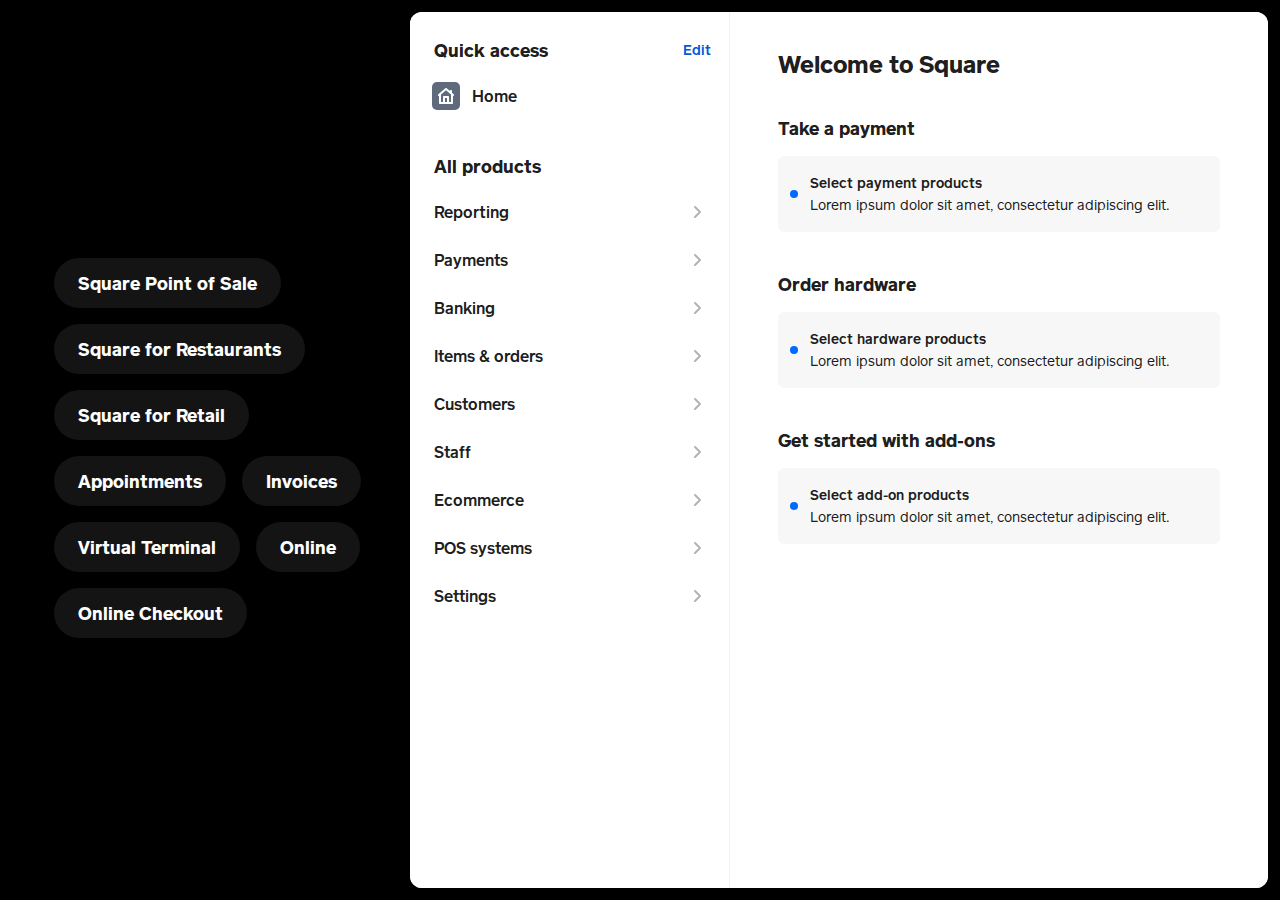
<file: multi-product-nav/index.html>
<!DOCTYPE html PUBLIC "-//W3C//DTD XHTML 1.0 Strict//EN"
"http://www.w3.org/TR/xhtml1/DTD/xhtml1-strict.dtd">
<html id="pulse" xmlns="http://www.w3.org/1999/xhtml" xml:lang="en" lang="en">
<head>
	<title>Square Dashboard</title>
	<meta http-equiv="description" content="page description" />
	<meta http-equiv="content-type" content="text/html; charset=utf-8" />
	<meta name="viewport" content="width=device-width, initial-scale=1.0">
	<link rel="stylesheet" href="reset.css">
	<link rel="stylesheet" href="style.css">
	<script src="jquery-3.3.1.min.js"></script>
	<script src="jquery-ui.min.js"></script>
	<script src="script.js"></script>
</head>

<body>
	<div class="left">
		<div class="payment-product-list">
			<ul>
				<li><h3>Square Point of Sale</h3></li>
				<li><h3 class="square-for-restaurants">Square for Restaurants</h3></li>
				<li><h3 class="square-for-retail">Square for Retail</h3></li>
				<li><h3>Appointments</h3></li>
				<li><h3>Invoices</h3></li>
				<li><h3>Virtual Terminal</h3></li>
				<li><h3>Online</h3></li>
				<li><h3>Online Checkout</h3></li>
			</ul>
		</div>
	</div>

	<div class="right">
		<div class="container">
			<div class="app-menu">
				<section class="my-products">
					<div class="subheader">
						<h3>Quick access</h3>
						<button class="small tertiary">Edit</button>
					</div>
					<ul>
						<li class="home"><div class="product-icon" style="background-image: url('assets/product-icons/Home.svg')"></div><p class="emphasis-30">Home</p></li>
					</ul>
				</section>
				<section class="all-products">
					<div class="subheader">
						<h3>All products</h3>
					</div>
					<ul>
						<li><p class="emphasis-30">Reporting</p></li>
						<li><p class="emphasis-30">Payments</p></li>
						<li><p class="emphasis-30">Banking</p></li>
						<li><p class="emphasis-30">Items & orders</p></li>
						<li><p class="emphasis-30">Customers</p></li>
						<li><p class="emphasis-30">Staff</p></li>
						<li><p class="emphasis-30">Ecommerce</p></li>
						<li><p class="emphasis-30">POS systems</p></li>
						<li><p class="emphasis-30">Settings</p></li>
					</ul>
				</section>
			</div>
			<div class="setup-guide">
				<h2>Welcome to Square</h2>
				<section>
					<div class="subheader">
						<h3>Take a payment</h3>
					</div>
					<div id="download-SPOS" class="step hidden new">
						<p class="emphasis-20">Download the Square POS app</p>
						<p class="paragraph-20">Lorem ipsum dolor sit amet, consectetur adipiscing elit.</p>
					</div>
					<div id="download-RST" class="step hidden new">
						<p class="emphasis-20">Download the Square for Restaurants POS app</p>
						<p class="paragraph-20">Lorem ipsum dolor sit amet, consectetur adipiscing elit.</p>
					</div>
					<div id="download-RTL" class="step hidden new">
						<p class="emphasis-20">Download the Square for Retail POS app</p>
						<p class="paragraph-20">Lorem ipsum dolor sit amet, consectetur adipiscing elit.</p>
					</div>
					<div id="schedule-appointment" class="step hidden new">
						<p class="emphasis-20">Schedule an appointment</p>
						<p class="paragraph-20">Lorem ipsum dolor sit amet, consectetur adipiscing elit.</p>
					</div>
					<div id="create-invoice" class="step hidden new">
						<p class="emphasis-20">Send an invoice</p>
						<p class="paragraph-20">Lorem ipsum dolor sit amet, consectetur adipiscing elit.</p>
					</div>
					<div id="send-vt-payment" class="step hidden new">
						<p class="emphasis-20">Take a payment with Virtual Terminal</p>
						<p class="paragraph-20">Lorem ipsum dolor sit amet, consectetur adipiscing elit.</p>
					</div>
					<div id="create-website" class="step hidden new">
						<p class="emphasis-20">Start building an ordering page</p>
						<p class="paragraph-20">Lorem ipsum dolor sit amet, consectetur adipiscing elit.</p>
					</div>
					<div id="create-checkout-link" class="step hidden new">
						<p class="emphasis-20">Create a checkout link</p>
						<p class="paragraph-20">Lorem ipsum dolor sit amet, consectetur adipiscing elit.</p>
					</div>
					<div id="select-payment-products" class="step">
						<p class="emphasis-20">Select payment products</p>
						<p class="paragraph-20">Lorem ipsum dolor sit amet, consectetur adipiscing elit.</p>
					</div>
				</section>
				<section>
					<div class="subheader">
						<h3>Order hardware</h3>
					</div>
					<div class="step">
						<p class="emphasis-20">Select hardware products</p>
						<p class="paragraph-20">Lorem ipsum dolor sit amet, consectetur adipiscing elit. </p>
					</div>
				</section>
				<section>
					<div class="subheader">
						<h3>Get started with add-ons</h3>
					</div>
					<div id="get-started-with-addons" class="step">
						<p class="emphasis-20">Select add-on products</p>
						<p class="paragraph-20">Lorem ipsum dolor sit amet, consectetur adipiscing elit. </p>
					</div>
					<div id="choose-team-plan" class="step hidden">
						<p class="emphasis-20">Choose a plan for Team</p>
						<p class="paragraph-20">Lorem ipsum dolor sit amet, consectetur adipiscing elit. </p>
					</div>
				</section>
			</div>
		</div>
	</div>

	<div class="clear"></div>

	<div class="take-payment hidden">
		<h3>Take a payment</h3>
		<div class="arrow"></div>
	</div>

</body>

</html>
</file>
<file: multi-product-nav/style.css>
*{
	box-sizing: border-box;
	-webkit-box-sizing: border-box;
	-moz-box-sizing: border-box;
	font-smoothing: antialiased;
	-webkit-font-smoothing: antialiased;
	-moz--font-smoothing: antialiased;
}

html{

	/* Colors */
	--emphasis-fill: #006aff;
	--emphasis-fill-10: #0055CC;
	--emphasis-fill-20: #005FE5;
	--emphasis-fill-30: #CCE1FF;
	--emphasis-fill-40: #E5F0FF;
	--emphasis-text: #005AD9;
	--emphasis-20: #E5F0FF;
	--emphasis-30: #CCE1FF;
	--black: #000000;
	--fill-20: rgba(0,0,0,0.3);
	--fill-30: rgba(0,0,0,0.15);
	--fill-40: rgba(0,0,0,0.05);
	--fill-50: rgba(0, 0, 0, 0.03);;
	--text-10: rgba(0,0,0,0.9);
	--text-20: rgba(0,0,0,0.55);
	--text-30: rgba(0,0,0,0.3);
	--white: #FFFFFF;
	--critical: #CC0023;

	/* States */
	--elevation-10: 0px 1px 2px rgba(0, 0, 0, 0.1), 0px 0px 4px rgba(0, 0, 0, 0.1);
	--elevation-20: 0px 4px 8px rgba(0, 0, 0, 0.1), 0px 2px 16px rgba(0, 0, 0, 0.1);
	--elevation-30: 0px 8px 16px rgba(0, 0, 0, 0.1), 0px 4px 32px rgba(0, 0, 0, 0.1);

	/* Shadows */
	--shadow-static: 0px 0px 2px rgba(0, 0, 0, 0.15), 
					 0px 1px 6px rgba(0, 0, 0, 0.15);
	--shadow-interactive: 0px 2px 8px rgba(0, 0, 0, 0.15), 
						  0px 4px 24px rgba(0, 0, 0, 0.15);

	/* Animation Timiing */
	--transition-short: 150ms;
	--transition-long: 300ms;

}

div.clear{
	clear: both;
}

*:focus{
	outline: none;
}

/* Text Styles */

@font-face {
    font-family: SQ-Market-Bold;
    src: url(fonts/SQMarket-Bold.otf);
}

@font-face {
    font-family: SQ-Market-Medium;
    src: url(fonts/SQMarket-Medium.otf);
}

@font-face {
    font-family: SQ-Market;
    src: url(fonts/SQMarket-Regular.otf);
}

h1, h2, h3, h4, h5, ul li a{
	font-family: SQ-Market-Bold, sans-serif;
	color: var(--text-10);
}

h1{
	font-size: 32px;
	line-height: 40px;
}

h2{
	font-size: 24px;
	line-height: 32px;
}


h3{
	font-size: 18px;
	line-height: 26px;
}

h4{
	font-size: 14px;
	line-height: 22px;
}

h5{
	font-size: 14px;
	line-height: 22px;
	text-transform: uppercase;
	letter-spacing: 1px;
}

p, input, tr{
	font-family: SQ-Market, sans-serif;
	font-size: 16px;
	line-height: 24px;
	color: var(--text-10);
}

.paragraph-20, .emphasis-20{
	font-size: 14px;
	line-height: 22px;
}

.emphasis-30, .emphasis-20, .emphasis-10 {
	font-family: SQ-Market-Medium, sans-serif;
}

.large{
	font-size: 16px;
}

a{
	text-decoration: none;
	color: var(--text-10);
	cursor: pointer;
}

a:focus,
button:focus,
input{
	outline: none;
}

button{
	height: 48px;
	min-width: 48px;
	background: transparent;
	border: none;
	border-radius: 6px;
	font-family: SQ-Market-Medium;
	font-size: 16px;
	line-height: 24px;
	cursor: pointer;
	padding: 12px 16px;
	transition: 150ms;
}

button.small{
	height: 40px;
	min-width: 40px;
	padding: 9px 4px;
	font-size: 14px;
	line-height: 22px;
}

button.primary{
	background-color: var(--emphasis);
	color: var(--white);
}

button.secondary{
	background-color: var(--fill-40);
}

button.secondary, button.tertiary{
	color: var(--emphasis-text);
}

button.secondary:hover, button.tertiary:hover{
	background-color: var(--emphasis-20);
}

button.icon{
	background-size: 28px 28px;
	background-repeat: no-repeat;
	background-position: center center;
	padding: 0;
}

/* Page layout */

body{
	background: var(--black);
}

div.left,
div.right{
	/*width: 50%;*/
	position: absolute;
}

div.left{
	left:  0;
	top: 0;
	bottom: 0;
	right: auto;
	width: 33%;
}

div.right{
	left:  auto;
	top: 12px;
	bottom: 12px;
	right: 12px;
	background: var(--white);
	width: 67%;
	border-radius: 12px;
	overflow:  hidden;
}

/* Payment products */

div.payment-product-list{
	position: absolute;
	left: 48px;
	right: 48px;
	top: 48px;
	bottom: 48px;
	height: 400px;
	margin: auto;
	/*text-align: center;*/
}

div.payment-product-list ul li{
	display: inline-block;
	padding: 8px 6px;
}

div.payment-product-list ul li h3{
	background: rgba(255, 255, 255, 0.08);
	padding:  12px 24px;
	border-radius: 100px;
	color:  var(--white);
	cursor: pointer;
}

div.payment-product-list ul li h3:hover{
	background: #001533;
}

div.payment-product-list ul li h3:active{
	background: #002559;
}

div.payment-product-list ul li h3.active{
	background: var(--emphasis-fill);
	color: var(--white);
}

div.payment-product-list ul li h3.active:hover{
	background: var(--emphasis-fill-20);
}

div.payment-product-list ul li h3.active:active{
	background: var(--emphasis-fill-10);
}

/* App menu */


div.app-menu{
	background: var(--white);
	overflow-y: auto;
	/*box-shadow: var(--elevation-30);*/
	width: 320px;
	position: absolute;
	left:  0;
	bottom:  0;
	top: 0px;
	border-right: 1px solid var(--fill-40);
}

div.app-menu div.header{
	padding: 12px;
	background: var(--white);
	position: sticky;
	top: 0;
	left: 0;
	right: 0;
	z-index: 3;
	height: 72px;
}

div.app-menu button.menu,
nav button.menu{
	background-image: url('assets/Menu.svg')
}

div.app-menu section{
	margin-bottom: 24px;
	padding: 0px 12px;
}

div.app-menu section div.subheader{
	padding: 9px 12px;
	position: relative;
}

div.app-menu section div.subheader button.small{
	position: absolute;
	right: 0;
	top: 0;
	bottom: 0;
	margin: auto;
}

div.app-menu section ul li{
	position: relative;
	border-radius: 6px;
	transition: 150ms;
	cursor: pointer;
}

div.app-menu section ul li p{
	padding: 12px;
}

div.app-menu section.my-products{
	margin-top: 16px;
}

div.app-menu section.my-products ul li p{
	padding: 12px 12px 12px 50px;
}

div.app-menu section.all-products ul li:after{
	content:'';
	position: absolute;
	background: url('assets/drill-in.svg');
	height: 16px;
	width: 16px;
	right: 12px;
	top: 0;
	bottom: 0;
	margin: auto;
}

div.app-menu section ul li div.product-icon{
	height: 28px;
	width: 28px;
	position: absolute;
	left: 10px;
	top: 0;
	bottom: 0;
	margin: auto;
}

div.app-menu section ul li.active{
	background: var(--emphasis-20);
}

div.app-menu section ul li.active p{
	color: var(--emphasis-text);
}

div.app-menu section ul li:hover{
	background: var(--emphasis-20);
}

div.app-menu section ul li:active{
	background: var(--emphasis-30);
}

div.app-menu section ul li:focus-within,
button:focus,
input:focus,
div.row:focus{
	box-shadow: 0px 0px 0px 2px rgba(0, 106, 255, 0.5) inset;
}

div.app-menu div.row:hover {
	background: var(--emphasis-20);
}

div.app-menu div.row:active {
	background: var(--emphasis-30);
}

/* Setup guide */

div.setup-guide{
	background: var(--white);
	overflow-y: auto;
	position:  absolute;
	top:  0;
	bottom: 0;
	right:  0;
	width: calc(100% - 320px);
	padding: 32px 48px;
	transition:  300ms;
}

div.setup-guide h2{
	margin-bottom:  24px;
	max-width: 648px;
	margin:  0 auto 24px auto;
	transition: 300ms;
	line-height:  40px;
}

div.setup-guide section{
	max-width: 648px;
	margin:  0 auto 32px auto;
}

div.setup-guide section div.subheader{
	padding: 7px 0px;
	margin-bottom: 8px;
}

div.setup-guide section div.subheader h3{
	transition:  300ms;
}

div.step{
	padding: 16px 24px 16px 32px;
	background:  var(--fill-50);
	border-radius: 6px;
	cursor: pointer;
	margin-bottom:  16px;
	position: relative;
}

div.step:hover{
	background: var(--emphasis-fill-40);
}

div.step:active{
	background: var(--emphasis-fill-30);
}

div.step.completed{
	cursor: default;
}

div.step.completed:hover{
	background:  var(--fill-50);
}

div.step.completed:active{
	background:  var(--fill-50);
}

div.step.completed p {
	color:  var(--fill-30);
	text-decoration: line-through;
}

.hidden{
	display: none;
}

div.step:before{
	content: '';
	position: absolute;
	top: 0;
	bottom: 0;
	right: auto;
	left: 12px;
	margin: auto;
	background: var(--emphasis-fill);
	height: 8px;
	width: 8px;
	border-radius: 50%;
}

div.step.completed:before{
	background: var(--fill-40);
}

div.setup-guide.smaller{
	width: 320px;
	padding:  16px;
	border-left: 1px solid var(--fill-40);
}

div.setup-guide.smaller h2{
	font-size: 18px;
	margin-bottom: 16px;
}

div.setup-guide.smaller h3{
	font-size: 14px;
	line-height: 22px;
}


section.my-products ul li:not(.home):before{
	content: '';
	position: absolute;
	top: 0;
	bottom: 0;
	right: 12px;
	left: auto;
	margin: auto;
	background: var(--emphasis-fill);
	height: 8px;
	width: 8px;
	border-radius: 50%;
	display:  none;
}

/* Take a payment button */

div.take-payment{
	position: fixed;
	bottom: 32px;
	left: 48px;
	margin: auto;
	background: var(--emphasis-fill);
	padding: 24px 32px;
	border-radius:  100px;
	box-shadow: 0px 8px 24px var(--emphasis-fill);
	opacity: 1;
	transition: 150ms;
	cursor:  pointer;
}

div.take-payment:hover{
	transform: scale(1.2);
	background: var(--emphasis-fill-20);
}

div.take-payment:active{
	transform: scale(1.1);
	background: var(--emphasis-fill-10);
}

div.take-payment h3{
	color: var(--white);
}

div.take-payment.hidden{
	display: block;
	visibility: hidden;
	opacity: 0;
}
</file>
